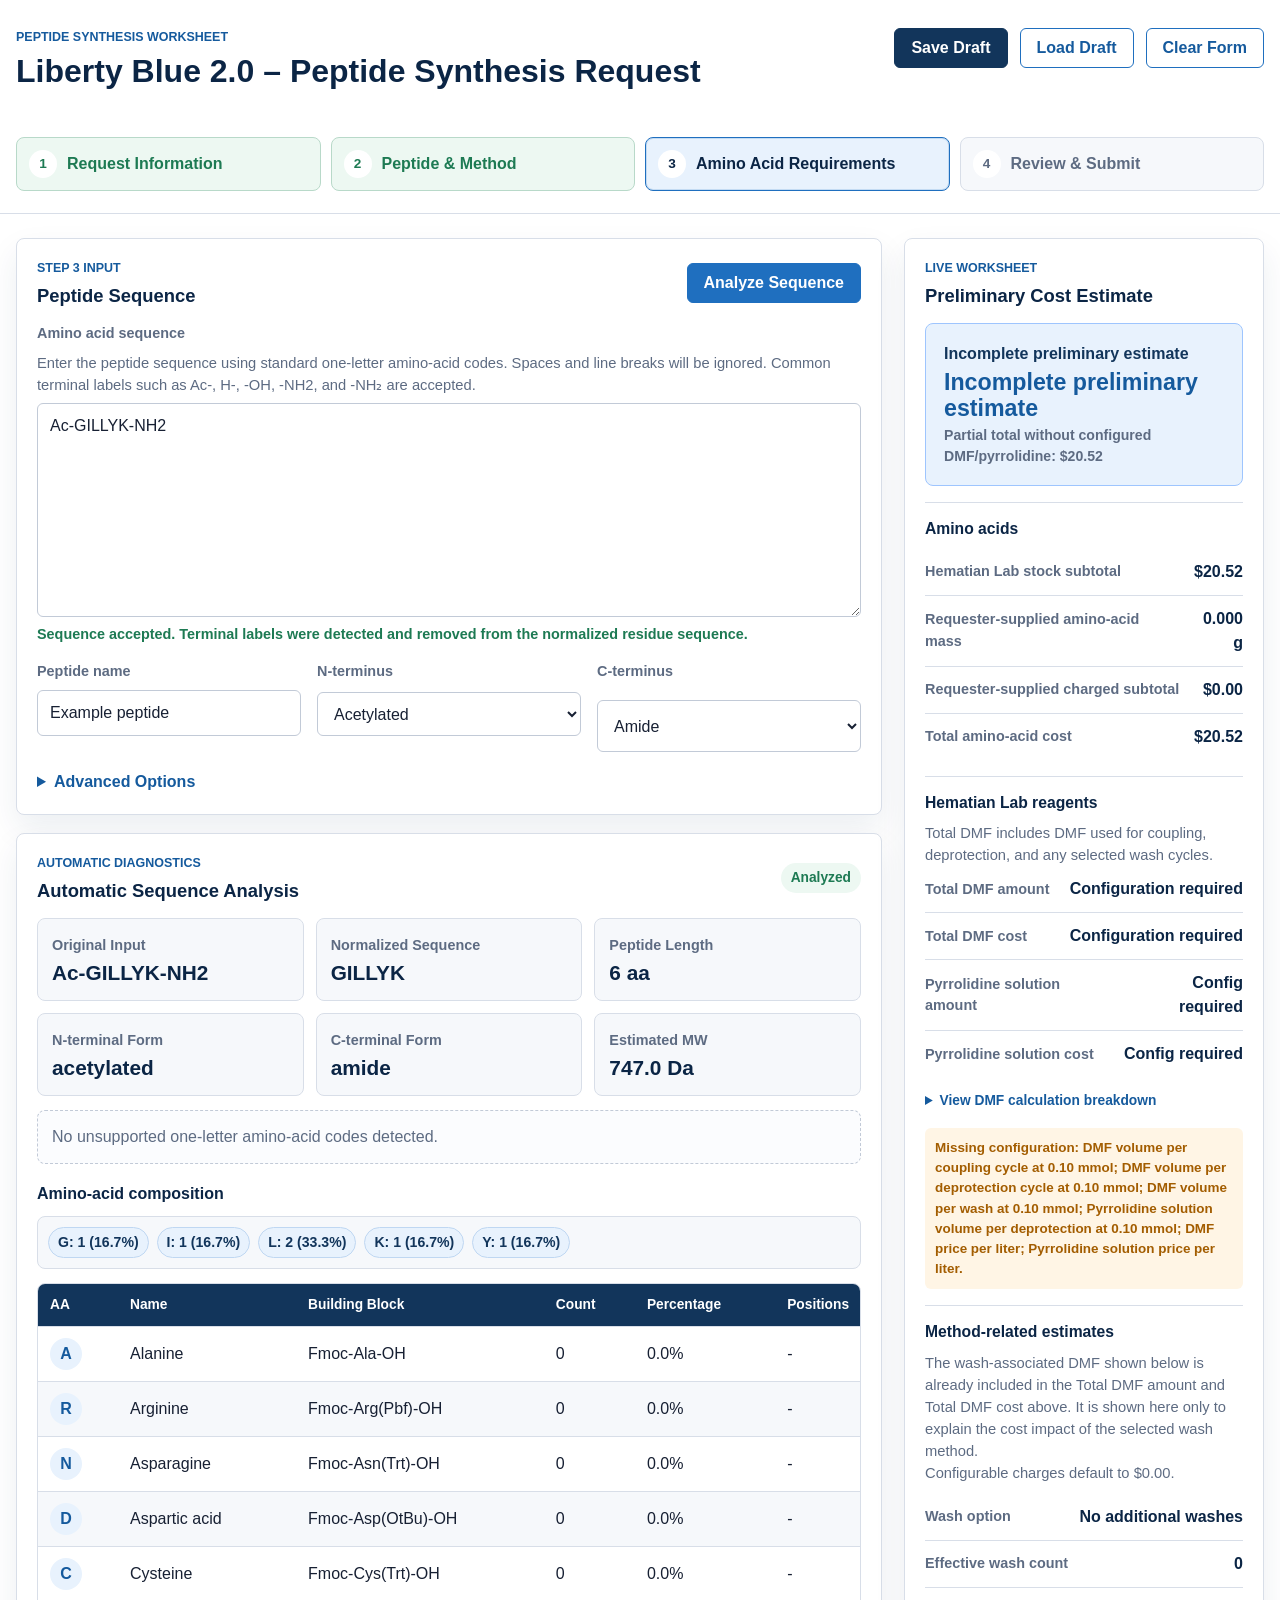
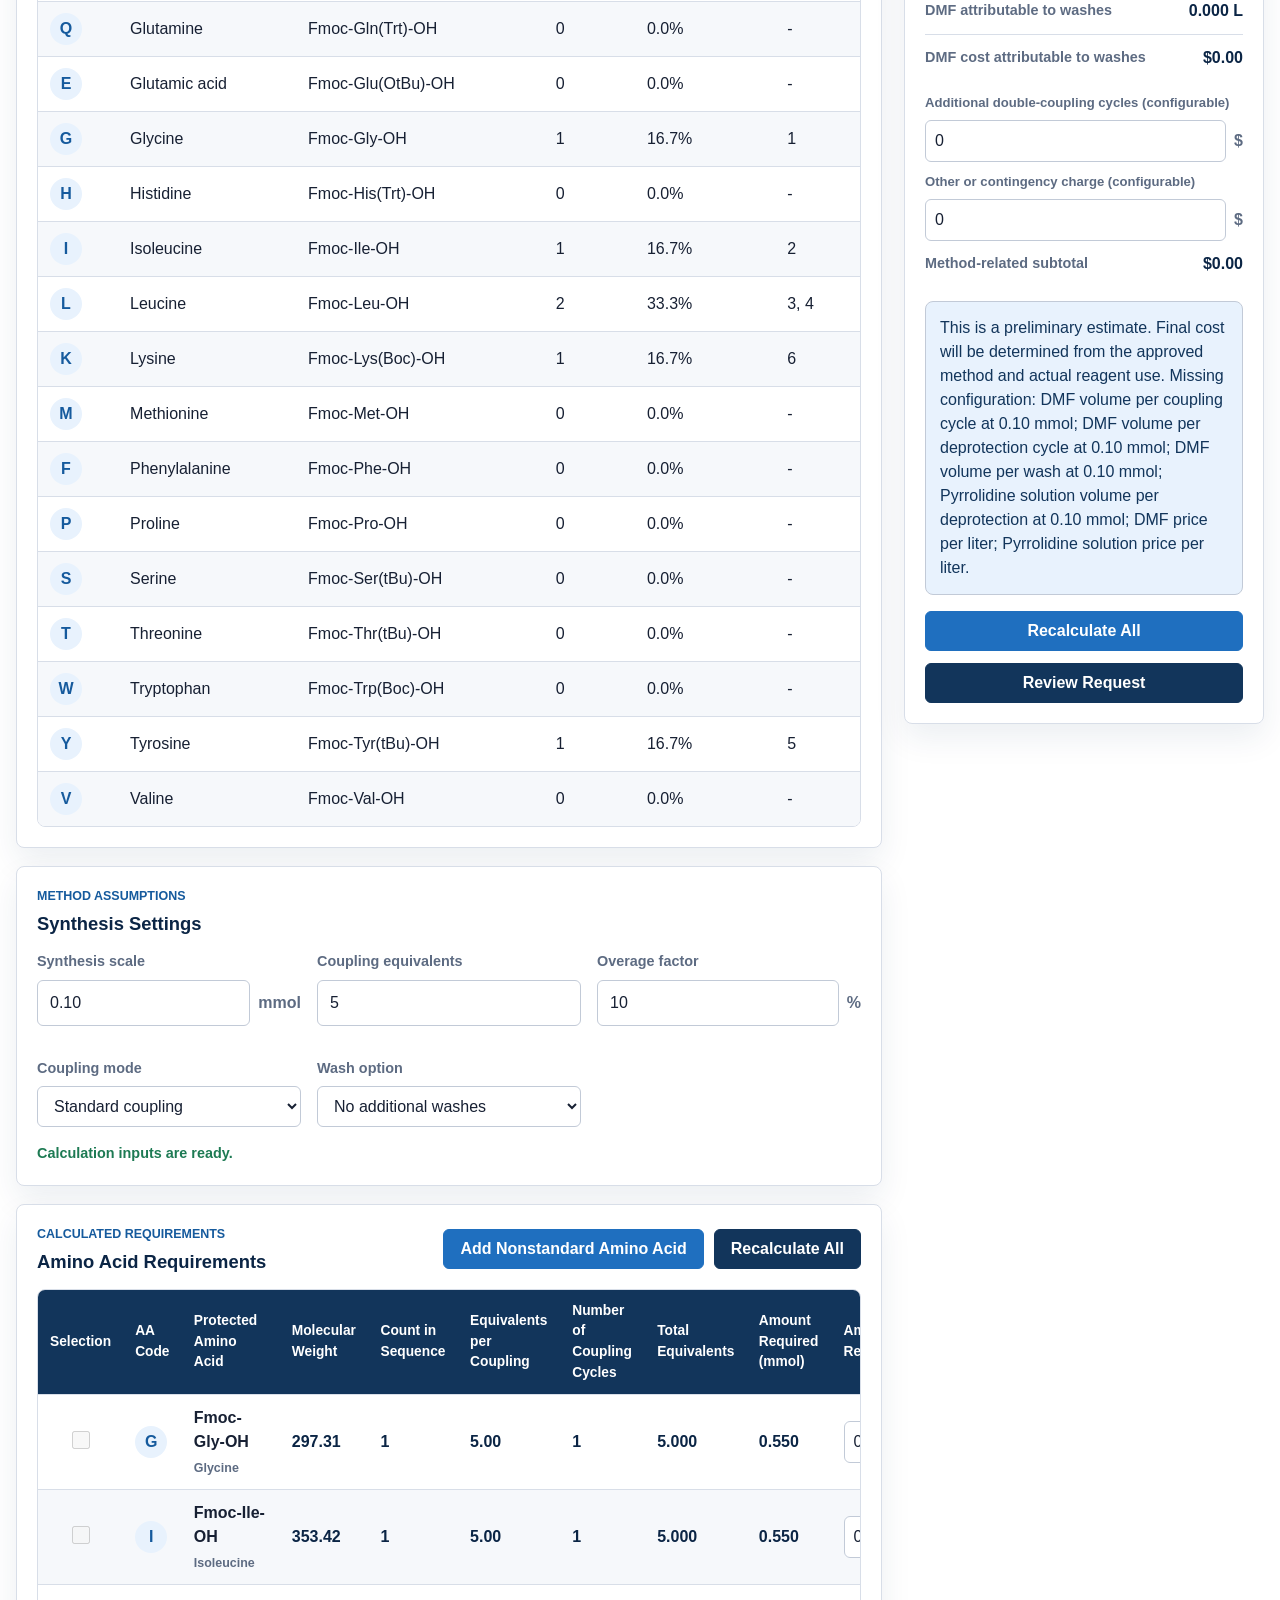
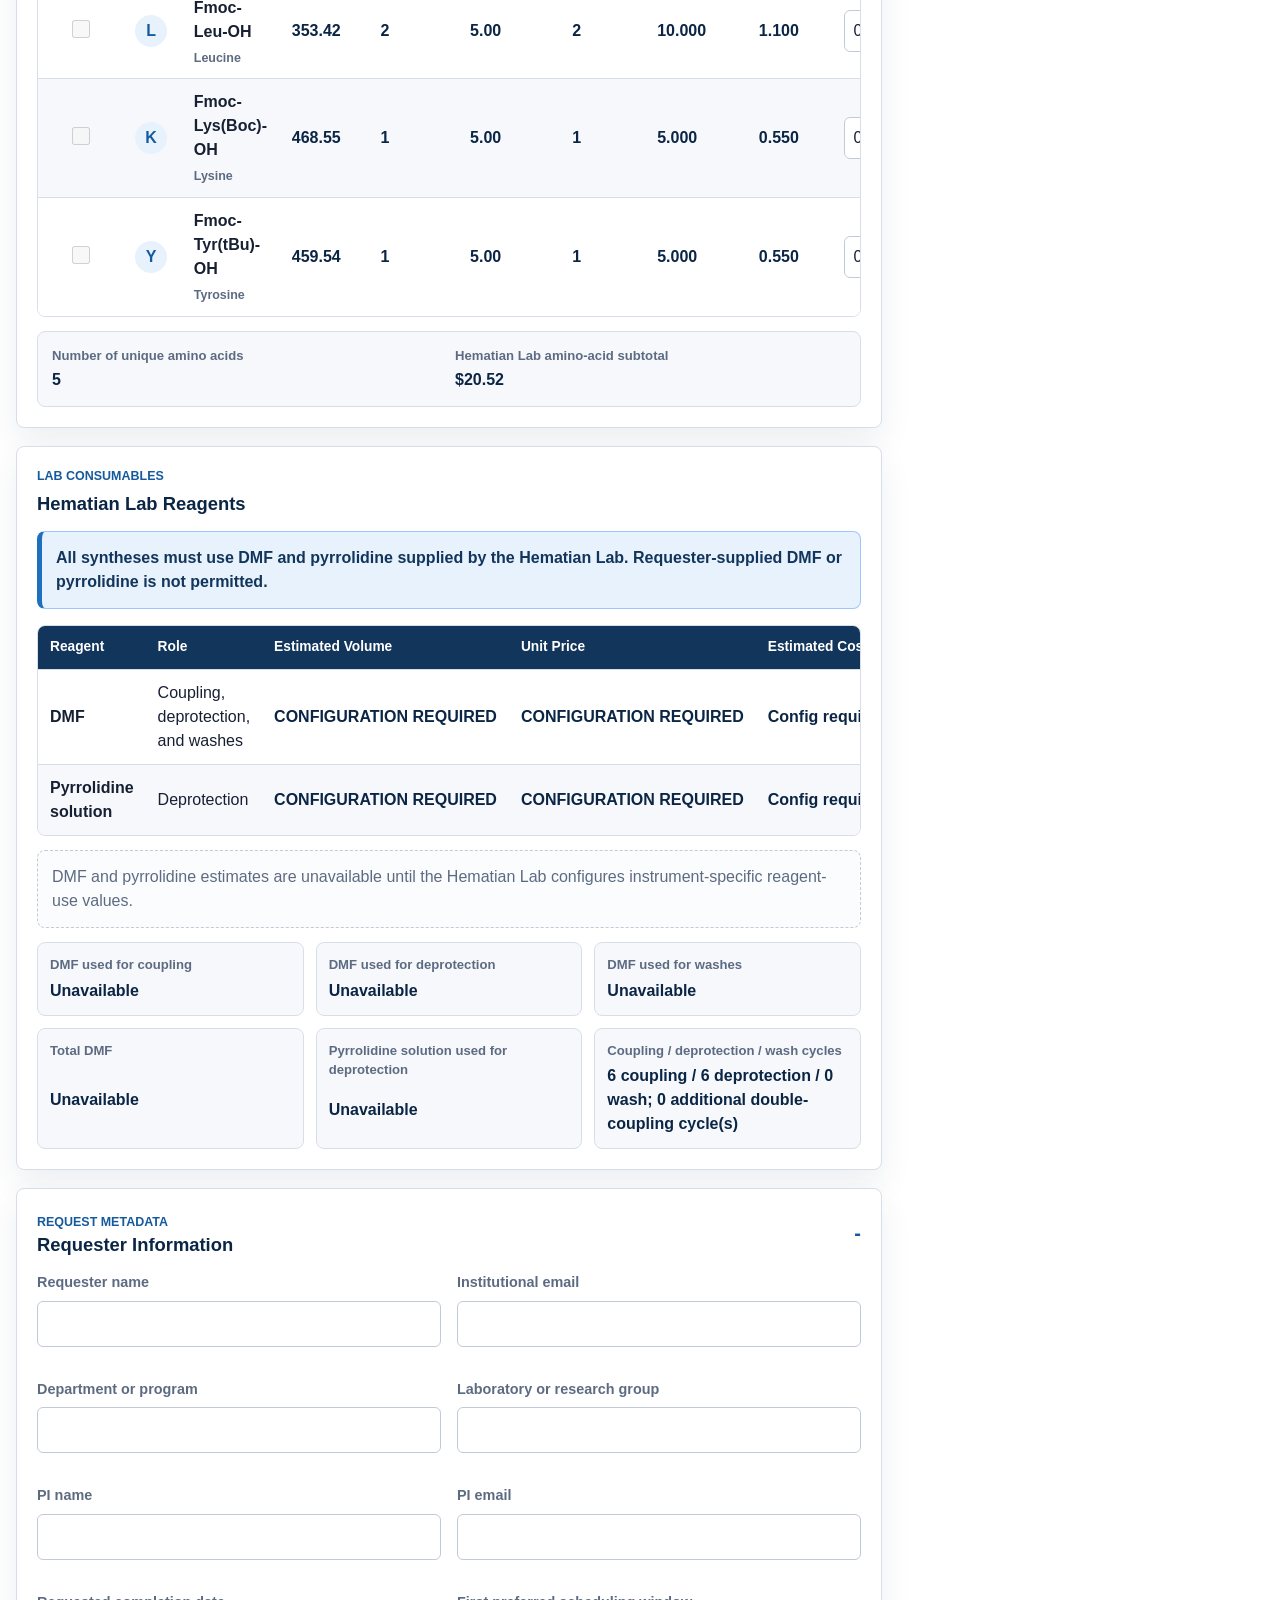
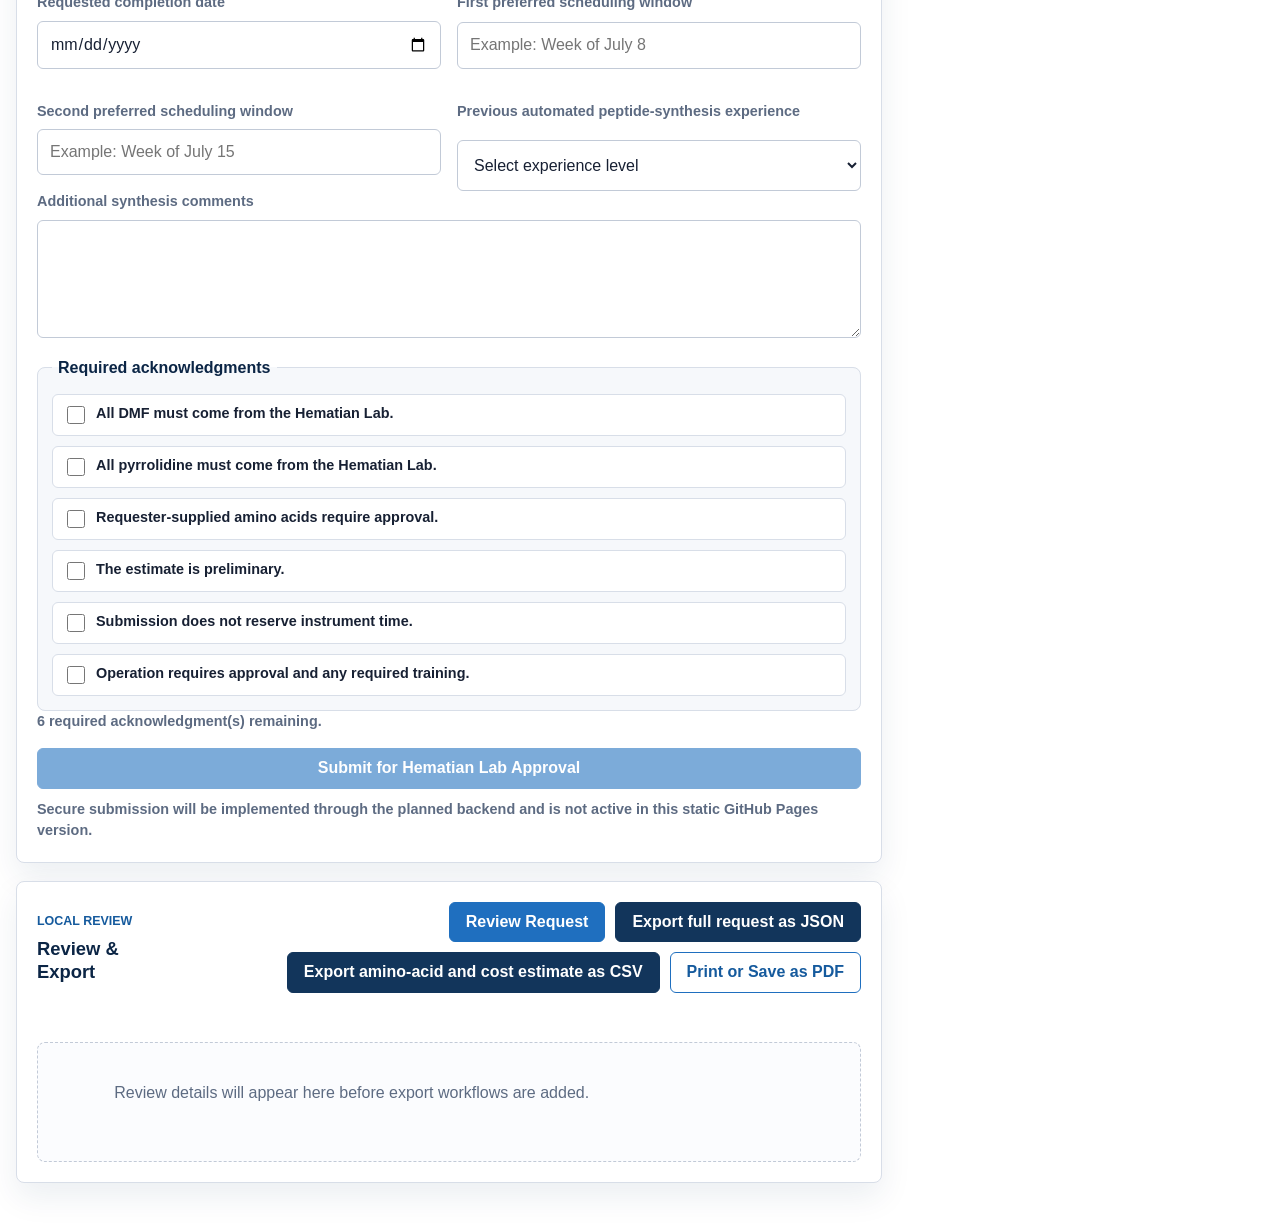
<file: index.html>
<!doctype html>
<html lang="en">
  <head>
    <meta charset="utf-8">
    <meta name="viewport" content="width=device-width, initial-scale=1">
    <title>Liberty Blue 2.0 – Peptide Synthesis Request</title>
    <link rel="stylesheet" href="css/styles.css">
  </head>
  <body>
    <header class="app-header">
      <div class="header-inner">
        <div>
          <p class="eyebrow">Peptide synthesis worksheet</p>
          <h1>Liberty Blue 2.0 – Peptide Synthesis Request</h1>
          <p class="draft-status" id="draftStatus" role="status" aria-live="polite"></p>
        </div>
        <div class="header-actions" aria-label="Draft actions">
          <button class="button button-secondary" type="button" id="saveDraftButton">Save Draft</button>
          <button class="button button-ghost" type="button" id="loadDraftButton">Load Draft</button>
          <button class="button button-ghost" type="button" id="clearFormButton">Clear Form</button>
        </div>
      </div>

      <nav class="progress" aria-label="Request progress">
        <ol>
          <li class="progress-step is-complete">
            <span class="step-number" aria-hidden="true">1</span>
            <span>Request Information</span>
          </li>
          <li class="progress-step is-complete">
            <span class="step-number" aria-hidden="true">2</span>
            <span>Peptide &amp; Method</span>
          </li>
          <li class="progress-step is-active" aria-current="step">
            <span class="step-number" aria-hidden="true">3</span>
            <span>Amino Acid Requirements</span>
          </li>
          <li class="progress-step">
            <span class="step-number" aria-hidden="true">4</span>
            <span>Review &amp; Submit</span>
          </li>
        </ol>
      </nav>
    </header>

    <main class="page-shell">
      <form class="dashboard-layout" id="requestForm">
        <div class="main-column">
          <section class="section-card" aria-labelledby="peptideSequenceHeading">
            <div class="section-heading">
              <div>
                <p class="section-kicker">Step 3 input</p>
                <h2 id="peptideSequenceHeading">Peptide Sequence</h2>
              </div>
              <button class="button" type="button" id="analyzeButton">Analyze Sequence</button>
            </div>

            <div class="field-stack">
              <label for="peptideSequence">Amino acid sequence</label>
              <p class="field-help" id="sequenceHelp">Enter the peptide sequence using standard one-letter amino-acid codes. Spaces and line breaks will be ignored. Common terminal labels such as Ac-, H-, -OH, -NH2, and -NH₂ are accepted.</p>
              <textarea id="peptideSequence" name="peptideSequence" rows="8" spellcheck="false" autocomplete="off" aria-describedby="sequenceHelp sequenceValidation" placeholder="Examples: GILLYK, Ac-GILLYK-NH2, H-GILLYK-OH">Ac-GILLYK-NH2</textarea>
              <p class="validation-message" id="sequenceValidation" role="status" aria-live="polite"></p>
            </div>

            <div class="form-grid form-grid-three">
              <div class="field-stack">
                <label for="sequenceName">Peptide name</label>
                <input id="sequenceName" name="sequenceName" type="text" value="Example peptide">
              </div>
              <div class="field-stack">
                <label for="nTerminus">N-terminus</label>
                <select id="nTerminus" name="nTerminus">
                  <option value="free">Free amine</option>
                  <option value="acetylated">Acetylated</option>
                </select>
              </div>
              <div class="field-stack">
                <label for="cTerminus">C-terminus</label>
                <select id="cTerminus" name="cTerminus">
                  <option value="acid">Free acid</option>
                  <option value="amide">Amide</option>
                </select>
              </div>
            </div>

            <details class="advanced-options">
              <summary>Advanced Options</summary>
              <div class="logic-placeholder">
                Placeholder for nonstandard amino acids, custom protecting groups, and modified-residue handling in later tasks.
              </div>
            </details>
          </section>

          <section class="section-card" aria-labelledby="sequenceAnalysisHeading">
            <div class="section-heading">
              <div>
                <p class="section-kicker">Automatic diagnostics</p>
                <h2 id="sequenceAnalysisHeading">Automatic Sequence Analysis</h2>
              </div>
              <span class="status-pill" id="analysisStatus">Ready</span>
            </div>

            <div class="metric-grid analysis-grid" aria-live="polite">
              <div class="metric-card">
                <span class="metric-label">Original Input</span>
                <strong class="sequence-output" id="metricOriginalSequence">Not analyzed</strong>
              </div>
              <div class="metric-card">
                <span class="metric-label">Normalized Sequence</span>
                <strong class="sequence-output" id="metricNormalizedSequence">Not analyzed</strong>
              </div>
              <div class="metric-card">
                <span class="metric-label">Peptide Length</span>
                <strong id="metricLength">0 aa</strong>
              </div>
              <div class="metric-card">
                <span class="metric-label">N-terminal Form</span>
                <strong id="metricNTerminus">Free amine</strong>
              </div>
              <div class="metric-card">
                <span class="metric-label">C-terminal Form</span>
                <strong id="metricCTerminus">Carboxylic acid</strong>
              </div>
              <div class="metric-card">
                <span class="metric-label">Estimated MW</span>
                <strong id="metricMass">0 Da</strong>
              </div>
            </div>

            <div class="logic-placeholder" id="sequenceWarnings" role="status" aria-live="polite">
              Sequence diagnostics will update after analysis.
            </div>

            <div class="analysis-subsection" aria-labelledby="compositionHeading">
              <h3 id="compositionHeading">Amino-acid composition</h3>
              <div class="composition-list" id="compositionSummary" aria-live="polite">
                Analyze a valid sequence to view composition.
              </div>
            </div>

            <div class="table-shell analysis-table-shell" tabindex="0" aria-label="Amino acid composition table">
              <table class="data-table composition-table" id="compositionTable">
                <caption>Residue counts, percentages, and normalized sequence positions</caption>
                <thead>
                  <tr>
                    <th scope="col">AA</th>
                    <th scope="col">Name</th>
                    <th scope="col">Building Block</th>
                    <th scope="col">Count</th>
                    <th scope="col">Percentage</th>
                    <th scope="col">Positions</th>
                  </tr>
                </thead>
                <tbody id="compositionTableBody"></tbody>
              </table>
            </div>
          </section>

          <section class="section-card" aria-labelledby="synthesisSettingsHeading">
            <div class="section-heading">
              <div>
                <p class="section-kicker">Method assumptions</p>
                <h2 id="synthesisSettingsHeading">Synthesis Settings</h2>
              </div>
            </div>

            <div class="form-grid form-grid-three">
              <div class="field-stack">
                <label for="synthesisScale">Synthesis scale</label>
                <div class="input-with-unit">
                  <input id="synthesisScale" name="synthesisScale" type="number" min="0.0001" step="0.01" value="0.10" inputmode="decimal" aria-describedby="synthesisScaleUnit">
                  <span id="synthesisScaleUnit">mmol</span>
                </div>
              </div>
              <div class="field-stack">
                <label for="couplingEquivalents">Coupling equivalents</label>
                <input id="couplingEquivalents" name="couplingEquivalents" type="number" min="0.0001" step="0.1" value="5" inputmode="decimal">
              </div>
              <div class="field-stack">
                <label for="overagePercent">Overage factor</label>
                <div class="input-with-unit">
                  <input id="overagePercent" name="overagePercent" type="number" min="0" step="0.1" value="10" inputmode="decimal" aria-describedby="overagePercentUnit">
                  <span id="overagePercentUnit">%</span>
                </div>
              </div>
              <div class="field-stack">
                <label for="couplingMode">Coupling mode</label>
                <select id="couplingMode" name="couplingMode">
                  <option value="standard" selected>Standard coupling</option>
                  <option value="double-all">Double-couple all residues</option>
                  <option value="selected-residue">Double-couple selected amino acids</option>
                  <option value="selected-position">Double-couple selected sequence positions</option>
                </select>
              </div>
              <div class="field-stack">
                <label for="washOption">Wash option</label>
                <select id="washOption" name="washOption">
                  <option value="none" selected>No additional washes</option>
                  <option value="standard">Standard washes</option>
                  <option value="custom">Custom number of washes</option>
                </select>
              </div>
              <div class="field-stack is-hidden" id="customWashField">
                <label for="customWashCount">Custom wash count</label>
                <input id="customWashCount" name="customWashCount" type="number" min="0" step="1" value="0" inputmode="numeric">
              </div>
            </div>

            <div class="position-selector is-hidden" id="positionSelectorPanel" aria-live="polite">
              <div class="position-selector-heading">
                <h3>Double-couple selected sequence positions</h3>
                <button class="button button-ghost button-small" type="button" id="clearPositionsButton">Clear Positions</button>
              </div>
              <div class="sequence-position-list" id="sequencePositionList"></div>
            </div>

            <p class="validation-message" id="calculationValidation" role="status" aria-live="polite"></p>
          </section>

          <section class="section-card" aria-labelledby="aaRequirementsHeading">
            <div class="section-heading">
              <div>
                <p class="section-kicker">Calculated requirements</p>
                <h2 id="aaRequirementsHeading">Amino Acid Requirements</h2>
              </div>
              <div class="table-actions">
                <button class="button" type="button" id="addCustomAaButton">Add Nonstandard Amino Acid</button>
                <button class="button button-secondary" type="button" id="recalculateButton">Recalculate All</button>
              </div>
            </div>

            <div class="table-shell" tabindex="0" aria-label="Amino acid requirements table">
              <table class="data-table" id="aaTable">
                <caption>Amino acid requirement calculations and source selections</caption>
                <thead>
                  <tr>
                    <th scope="col">Selection</th>
                    <th scope="col">AA Code</th>
                    <th scope="col">Protected Amino Acid</th>
                    <th scope="col">Molecular Weight</th>
                    <th scope="col">Count in Sequence</th>
                    <th scope="col">Equivalents per Coupling</th>
                    <th scope="col">Number of Coupling Cycles</th>
                    <th scope="col">Total Equivalents</th>
                    <th scope="col">Amount Required (mmol)</th>
                    <th scope="col">Amount Required (g)</th>
                    <th scope="col">Source</th>
                    <th scope="col">Unit Price ($/g)</th>
                    <th scope="col">Estimated Cost ($)</th>
                    <th scope="col">Reset Override</th>
                  </tr>
                </thead>
                <tbody id="aaTableBody"></tbody>
              </table>
            </div>

            <div class="table-totals" aria-live="polite">
              <div class="totals-grid">
                <div>
                  <span>Number of unique amino acids</span>
                  <strong id="totalUniqueAminoAcids">0</strong>
                </div>
                <div>
                  <span>Hematian Lab amino-acid subtotal</span>
                  <strong id="labAminoAcidSubtotal">$0.00</strong>
                </div>
              </div>
            </div>
          </section>

          <section class="section-card" aria-labelledby="hematianReagentsHeading">
            <div class="section-heading">
              <div>
                <p class="section-kicker">Lab consumables</p>
                <h2 id="hematianReagentsHeading">Hematian Lab Reagents</h2>
              </div>
            </div>

            <div class="policy-callout" role="note">
              All syntheses must use DMF and pyrrolidine supplied by the Hematian Lab. Requester-supplied DMF or pyrrolidine is not permitted.
            </div>

            <div class="table-shell compact-table" tabindex="0" aria-label="Hematian lab reagents table">
              <table class="data-table">
                <caption>Estimated Hematian Lab DMF and pyrrolidine usage</caption>
                <thead>
                  <tr>
                    <th scope="col">Reagent</th>
                    <th scope="col">Role</th>
                    <th scope="col">Estimated Volume</th>
                    <th scope="col">Unit Price</th>
                    <th scope="col">Estimated Cost</th>
                  </tr>
                </thead>
                <tbody id="reagentTableBody"></tbody>
              </table>
            </div>

            <div class="logic-placeholder" id="reagentConfigNotice" role="status" aria-live="polite">
              DMF and pyrrolidine estimates are unavailable until the Hematian Lab configures instrument-specific reagent-use values.
            </div>

            <div class="reagent-breakdown" id="reagentBreakdown" aria-live="polite">
              <div>
                <span>DMF used for coupling</span>
                <strong id="dmfCouplingVolume">Unavailable</strong>
              </div>
              <div>
                <span>DMF used for deprotection</span>
                <strong id="dmfDeprotectionVolume">Unavailable</strong>
              </div>
              <div>
                <span>DMF used for washes</span>
                <strong id="dmfWashVolume">Unavailable</strong>
              </div>
              <div>
                <span>Total DMF</span>
                <strong id="dmfTotalVolume">Unavailable</strong>
              </div>
              <div>
                <span>Pyrrolidine solution used for deprotection</span>
                <strong id="pyrrolidineDeprotectionVolume">Unavailable</strong>
              </div>
              <div>
                <span>Coupling / deprotection / wash cycles</span>
                <strong id="reagentCycleSummary">Unavailable</strong>
              </div>
            </div>
          </section>

          <section class="section-card requester-card" aria-labelledby="requesterHeading">
            <details class="section-details" open>
              <summary>
                <span>
                  <span class="section-kicker">Request metadata</span>
                  <span class="details-title" id="requesterHeading">Requester Information</span>
                </span>
              </summary>

              <div class="details-content">
                <div class="form-grid form-grid-two">
                  <div class="field-stack">
                    <label for="requesterName">Requester name</label>
                    <input id="requesterName" name="requesterName" type="text" autocomplete="name">
                  </div>
                  <div class="field-stack">
                    <label for="requesterEmail">Institutional email</label>
                    <input id="requesterEmail" name="requesterEmail" type="email" autocomplete="email" aria-describedby="requesterValidation">
                  </div>
                  <div class="field-stack">
                    <label for="departmentProgram">Department or program</label>
                    <input id="departmentProgram" name="departmentProgram" type="text">
                  </div>
                  <div class="field-stack">
                    <label for="labGroup">Laboratory or research group</label>
                    <input id="labGroup" name="labGroup" type="text">
                  </div>
                  <div class="field-stack">
                    <label for="piName">PI name</label>
                    <input id="piName" name="piName" type="text">
                  </div>
                  <div class="field-stack">
                    <label for="piEmail">PI email</label>
                    <input id="piEmail" name="piEmail" type="email" autocomplete="email" aria-describedby="requesterValidation">
                  </div>
                  <div class="field-stack">
                    <label for="targetDate">Requested completion date</label>
                    <input id="targetDate" name="targetDate" type="date">
                  </div>
                  <div class="field-stack">
                    <label for="firstSchedulingWindow">First preferred scheduling window</label>
                    <input id="firstSchedulingWindow" name="firstSchedulingWindow" type="text" placeholder="Example: Week of July 8">
                  </div>
                  <div class="field-stack">
                    <label for="secondSchedulingWindow">Second preferred scheduling window</label>
                    <input id="secondSchedulingWindow" name="secondSchedulingWindow" type="text" placeholder="Example: Week of July 15">
                  </div>
                  <div class="field-stack">
                    <label for="synthesisExperience">Previous automated peptide-synthesis experience</label>
                    <select id="synthesisExperience" name="synthesisExperience">
                      <option value="">Select experience level</option>
                      <option value="none">No previous automated synthesis experience</option>
                      <option value="limited">Limited supervised experience</option>
                      <option value="experienced">Experienced independent operator</option>
                    </select>
                  </div>
                </div>

                <div class="field-stack">
                  <label for="requestNotes">Additional synthesis comments</label>
                  <textarea id="requestNotes" name="requestNotes" rows="4"></textarea>
                </div>

                <fieldset class="acknowledgment-list">
                  <legend>Required acknowledgments</legend>
                  <label class="check-control" for="ackDmfLab">
                    <input id="ackDmfLab" name="ackDmfLab" type="checkbox" required data-acknowledgment>
                    <span>All DMF must come from the Hematian Lab.</span>
                  </label>
                  <label class="check-control" for="ackPyrrolidineLab">
                    <input id="ackPyrrolidineLab" name="ackPyrrolidineLab" type="checkbox" required data-acknowledgment>
                    <span>All pyrrolidine must come from the Hematian Lab.</span>
                  </label>
                  <label class="check-control" for="ackRequesterAaApproval">
                    <input id="ackRequesterAaApproval" name="ackRequesterAaApproval" type="checkbox" required data-acknowledgment>
                    <span>Requester-supplied amino acids require approval.</span>
                  </label>
                  <label class="check-control" for="ackPreliminaryEstimate">
                    <input id="ackPreliminaryEstimate" name="ackPreliminaryEstimate" type="checkbox" required data-acknowledgment>
                    <span>The estimate is preliminary.</span>
                  </label>
                  <label class="check-control" for="ackNoReservation">
                    <input id="ackNoReservation" name="ackNoReservation" type="checkbox" required data-acknowledgment>
                    <span>Submission does not reserve instrument time.</span>
                  </label>
                  <label class="check-control" for="ackApprovalTraining">
                    <input id="ackApprovalTraining" name="ackApprovalTraining" type="checkbox" required data-acknowledgment>
                    <span>Operation requires approval and any required training.</span>
                  </label>
                </fieldset>

                <p class="validation-message" id="requesterValidation" role="status" aria-live="polite"></p>

                <div class="submission-placeholder">
                  <button class="button" type="button" id="submitApprovalButton" disabled>Submit for Hematian Lab Approval</button>
                  <p>Secure submission will be implemented through the planned backend and is not active in this static GitHub Pages version.</p>
                </div>
              </div>
            </details>
          </section>

          <section class="section-card" aria-labelledby="reviewExportHeading">
            <div class="section-heading">
              <div>
                <p class="section-kicker">Local review</p>
                <h2 id="reviewExportHeading">Review &amp; Export</h2>
              </div>
              <div class="table-actions export-actions">
                <button class="button" type="button" id="reviewButton">Review Request</button>
                <button class="button button-secondary" type="button" id="exportJsonButton">Export full request as JSON</button>
                <button class="button button-secondary" type="button" id="exportCsvButton">Export amino-acid and cost estimate as CSV</button>
                <button class="button button-ghost" type="button" id="printButton">Print or Save as PDF</button>
              </div>
            </div>

            <p class="validation-message" id="reviewValidation" role="status" aria-live="polite"></p>

            <div class="review-box" id="reviewSummary" tabindex="-1">
              Review details will appear here before export workflows are added.
            </div>
          </section>
        </div>

        <aside class="side-column" aria-labelledby="costEstimateHeading">
          <section class="section-card cost-panel">
            <div class="section-heading">
              <div>
                <p class="section-kicker">Live worksheet</p>
                <h2 id="costEstimateHeading">Preliminary Cost Estimate</h2>
              </div>
            </div>

            <div class="cost-total" aria-live="polite">
              <span id="estimateTotalLabel">Estimated total</span>
              <strong id="estimatedTotal">$0.00</strong>
              <span class="cost-total-detail" id="estimatedTotalDetail">Awaiting a valid sequence.</span>
            </div>

            <div class="cost-section" aria-labelledby="costAminoAcidsHeading">
              <h3 id="costAminoAcidsHeading">Amino acids</h3>
              <dl class="cost-list">
                <div>
                  <dt>Hematian Lab stock subtotal</dt>
                  <dd id="aminoAcidCost">$0.00</dd>
                </div>
                <div>
                  <dt>Requester-supplied amino-acid mass</dt>
                  <dd id="costRequesterMass">0.000 g</dd>
                </div>
                <div>
                  <dt>Requester-supplied charged subtotal</dt>
                  <dd id="costRequesterSubtotal">$0.00</dd>
                </div>
                <div>
                  <dt>Total amino-acid cost</dt>
                  <dd id="costAminoAcidTotal">$0.00</dd>
                </div>
              </dl>
            </div>

            <div class="cost-section" aria-labelledby="costReagentsHeading">
              <h3 id="costReagentsHeading">Hematian Lab reagents</h3>
              <p class="field-help">Total DMF includes DMF used for coupling, deprotection, and any selected wash cycles.</p>
              <dl class="cost-list">
                <div>
                  <dt>Total DMF amount</dt>
                  <dd id="costDmfAmount">Configuration required</dd>
                </div>
                <div>
                  <dt>Total DMF cost</dt>
                  <dd id="costDmfCost">Configuration required</dd>
                </div>
                <div>
                  <dt>Pyrrolidine solution amount</dt>
                  <dd id="costPyrrolidineAmount">Config required</dd>
                </div>
                <div>
                  <dt>Pyrrolidine solution cost</dt>
                  <dd id="costPyrrolidineCost">Config required</dd>
                </div>
              </dl>
              <details class="cost-breakdown">
                <summary>View DMF calculation breakdown</summary>
                <dl class="cost-list compact-cost-list">
                  <div>
                    <dt>DMF used for coupling</dt>
                    <dd id="costDmfCouplingAmount">Configuration required</dd>
                  </div>
                  <div>
                    <dt>DMF used for deprotection</dt>
                    <dd id="costDmfDeprotectionAmount">Configuration required</dd>
                  </div>
                  <div>
                    <dt>DMF used for washes</dt>
                    <dd id="costDmfWashAmount">Configuration required</dd>
                  </div>
                  <div>
                    <dt>Total DMF amount</dt>
                    <dd id="costDmfTotalBreakdownAmount">Configuration required</dd>
                  </div>
                </dl>
              </details>
              <div class="missing-config" id="missingReagentConfig" role="status" aria-live="polite"></div>
            </div>

            <div class="cost-section" aria-labelledby="costMethodHeading">
              <h3 id="costMethodHeading">Method-related estimates</h3>
              <p class="field-help">The wash-associated DMF shown below is already included in the Total DMF amount and Total DMF cost above. It is shown here only to explain the cost impact of the selected wash method.</p>
              <p class="field-help">Configurable charges default to $0.00.</p>
              <dl class="cost-list method-wash-breakdown" aria-label="Wash-associated reagent cost breakdown">
                <div>
                  <dt>Wash option</dt>
                  <dd id="costWashOption">No additional washes</dd>
                </div>
                <div>
                  <dt>Effective wash count</dt>
                  <dd id="costWashCount">0</dd>
                </div>
                <div>
                  <dt>DMF attributable to washes</dt>
                  <dd id="costWashDmfAmount">0.000 L</dd>
                </div>
                <div>
                  <dt>DMF cost attributable to washes</dt>
                  <dd id="costWashDmfCost">$0.00</dd>
                </div>
              </dl>
              <div class="method-charge-grid">
                <div class="field-stack">
                  <label for="methodDoubleCouplingCharge">Additional double-coupling cycles (configurable)</label>
                  <div class="input-with-unit">
                    <input id="methodDoubleCouplingCharge" name="methodDoubleCouplingCharge" type="number" min="0" step="0.01" value="0" inputmode="decimal" data-method-charge>
                    <span>$</span>
                  </div>
                </div>
                <div class="field-stack">
                  <label for="methodContingencyCharge">Other or contingency charge (configurable)</label>
                  <div class="input-with-unit">
                    <input id="methodContingencyCharge" name="methodContingencyCharge" type="number" min="0" step="0.01" value="0" inputmode="decimal" data-method-charge>
                    <span>$</span>
                  </div>
                </div>
              </div>
              <dl class="cost-list">
                <div>
                  <dt>Method-related subtotal</dt>
                  <dd id="methodChargeSubtotal">$0.00</dd>
                </div>
              </dl>
            </div>

            <div class="estimate-note" id="estimateNote" role="status" aria-live="polite">
              Enter a sequence and analyze it to update the estimate.
            </div>

            <div class="cost-actions">
              <button class="button" type="button" id="panelRecalculateButton">Recalculate All</button>
              <button class="button button-secondary" type="button" id="panelReviewButton">Review Request</button>
            </div>
          </section>
        </aside>
      </form>
    </main>

    <script src="js/amino-acids.js"></script>
    <script src="js/app.js"></script>
  </body>
</html>
</file>
<file: css/styles.css>
:root {
  --color-navy: #12355b;
  --color-navy-strong: #0b2545;
  --color-blue: #1f6fbf;
  --color-blue-dark: #155a9d;
  --color-blue-soft: #e8f2fd;
  --color-green: #1d7a53;
  --color-amber: #a35d00;
  --color-red: #b42318;
  --color-text: #172033;
  --color-muted: #5d6b82;
  --color-border: #d8dee8;
  --color-border-strong: #c2cad7;
  --color-surface: #ffffff;
  --color-surface-alt: #f6f8fb;
  --shadow-card: 0 14px 32px rgba(18, 53, 91, 0.08);
  --radius-card: 8px;
  --radius-control: 6px;
  --focus-ring: 0 0 0 3px rgba(31, 111, 191, 0.24);
}

* {
  box-sizing: border-box;
}

html {
  min-width: 0;
}

body {
  margin: 0;
  overflow-x: hidden;
  background: var(--color-surface);
  color: var(--color-text);
  font-family: Arial, Helvetica, sans-serif;
  line-height: 1.5;
}

button,
input,
select,
textarea {
  font: inherit;
}

button {
  cursor: pointer;
}

button:disabled {
  cursor: not-allowed;
  opacity: 0.58;
}

:focus-visible {
  outline: 2px solid var(--color-blue);
  outline-offset: 2px;
  box-shadow: var(--focus-ring);
}

.app-header {
  border-bottom: 1px solid var(--color-border);
  background: #ffffff;
}

.header-inner,
.progress,
.page-shell {
  width: min(1440px, calc(100% - 32px));
  margin: 0 auto;
}

.header-inner {
  display: flex;
  align-items: flex-start;
  justify-content: space-between;
  gap: 24px;
  padding: 28px 0 20px;
}

.eyebrow,
.section-kicker {
  margin: 0 0 6px;
  color: var(--color-blue-dark);
  font-size: 0.78rem;
  font-weight: 700;
  letter-spacing: 0;
  text-transform: uppercase;
}

h1,
h2,
h3,
p {
  overflow-wrap: anywhere;
}

h1 {
  margin: 0;
  color: var(--color-navy-strong);
  font-size: 2rem;
  line-height: 1.16;
}

h2 {
  margin: 0;
  color: var(--color-navy-strong);
  font-size: 1.15rem;
  line-height: 1.25;
}

.header-actions,
.section-heading,
.cost-actions,
.toggle-row {
  display: flex;
  align-items: center;
  gap: 12px;
}

.header-actions {
  flex-wrap: wrap;
  justify-content: flex-end;
  min-width: 220px;
}

.button {
  display: inline-flex;
  align-items: center;
  justify-content: center;
  min-height: 40px;
  border: 1px solid var(--color-blue);
  border-radius: var(--radius-control);
  background: var(--color-blue);
  color: #ffffff;
  font-weight: 700;
  line-height: 1.15;
  padding: 10px 16px;
  transition: background-color 160ms ease, border-color 160ms ease, transform 160ms ease;
  white-space: normal;
}

.button:hover {
  background: var(--color-blue-dark);
  border-color: var(--color-blue-dark);
}

.button:active {
  transform: translateY(1px);
}

.button-secondary {
  background: var(--color-navy);
  border-color: var(--color-navy);
}

.button-secondary:hover {
  background: var(--color-navy-strong);
  border-color: var(--color-navy-strong);
}

.button-ghost {
  background: #ffffff;
  color: var(--color-blue-dark);
}

.button-ghost:hover {
  background: var(--color-blue-soft);
  color: var(--color-blue-dark);
}

.progress {
  padding: 0 0 22px;
}

.progress ol {
  display: grid;
  grid-template-columns: repeat(4, minmax(0, 1fr));
  gap: 10px;
  padding: 0;
  margin: 0;
  list-style: none;
}

.progress-step {
  display: flex;
  align-items: center;
  gap: 10px;
  min-width: 0;
  min-height: 54px;
  border: 1px solid var(--color-border);
  border-radius: var(--radius-card);
  background: var(--color-surface-alt);
  color: var(--color-muted);
  font-weight: 700;
  padding: 10px 12px;
}

.progress-step.is-complete {
  border-color: #b8d9c9;
  background: #edf8f2;
  color: var(--color-green);
}

.progress-step.is-active {
  border-color: var(--color-blue);
  background: var(--color-blue-soft);
  color: var(--color-navy-strong);
  box-shadow: inset 0 0 0 1px rgba(31, 111, 191, 0.18);
}

.step-number {
  display: inline-flex;
  align-items: center;
  justify-content: center;
  flex: 0 0 28px;
  width: 28px;
  height: 28px;
  border-radius: 999px;
  background: #ffffff;
  color: currentColor;
  font-size: 0.85rem;
}

.page-shell {
  padding: 24px 0 44px;
}

.dashboard-layout {
  display: grid;
  grid-template-columns: minmax(0, 1fr) minmax(280px, 360px);
  align-items: start;
  gap: 22px;
  min-width: 0;
}

.main-column,
.side-column {
  min-width: 0;
}

.main-column {
  display: grid;
  gap: 18px;
}

.section-card {
  min-width: 0;
  overflow: hidden;
  border: 1px solid var(--color-border);
  border-radius: var(--radius-card);
  background: var(--color-surface);
  box-shadow: var(--shadow-card);
  padding: 20px;
}

.section-heading {
  justify-content: space-between;
  margin-bottom: 16px;
}

.section-heading > div {
  min-width: 0;
}

.field-stack {
  display: grid;
  gap: 7px;
  min-width: 0;
  margin-bottom: 16px;
}

.field-stack:last-child {
  margin-bottom: 0;
}

.field-help {
  margin: 0;
  color: var(--color-muted);
  font-size: 0.92rem;
}

.draft-status {
  min-height: 1.35em;
  margin: 8px 0 0;
  color: var(--color-green);
  font-size: 0.9rem;
  font-weight: 800;
}

.draft-status.is-invalid {
  color: var(--color-red);
}

.validation-message {
  min-height: 1.35em;
  margin: 0;
  color: var(--color-muted);
  font-size: 0.9rem;
  font-weight: 700;
}

.validation-message.is-valid {
  color: var(--color-green);
}

.validation-message.is-invalid {
  color: var(--color-red);
}

label,
.metric-label,
.cost-list dt {
  color: var(--color-muted);
  font-size: 0.9rem;
  font-weight: 700;
}

input,
select,
textarea {
  width: 100%;
  min-width: 0;
  border: 1px solid var(--color-border-strong);
  border-radius: var(--radius-control);
  background: #ffffff;
  color: var(--color-text);
  padding: 10px 12px;
}

textarea {
  resize: vertical;
}

input:hover,
select:hover,
textarea:hover {
  border-color: #9eb0c7;
}

.form-grid {
  display: grid;
  gap: 16px;
  min-width: 0;
}

.form-grid-two {
  grid-template-columns: repeat(2, minmax(0, 1fr));
}

.form-grid-three {
  grid-template-columns: repeat(3, minmax(0, 1fr));
}

.form-grid-four {
  grid-template-columns: repeat(4, minmax(0, 1fr));
}

.input-with-unit {
  display: grid;
  grid-template-columns: minmax(0, 1fr) auto;
  align-items: center;
  gap: 8px;
}

.input-with-unit span {
  color: var(--color-muted);
  font-weight: 800;
}

.is-hidden {
  display: none !important;
}

.toggle-row {
  flex-wrap: wrap;
  padding-top: 4px;
}

.check-control {
  display: inline-flex;
  align-items: center;
  gap: 8px;
  min-height: 40px;
  border: 1px solid var(--color-border);
  border-radius: var(--radius-control);
  background: var(--color-surface-alt);
  color: var(--color-text);
  padding: 8px 10px;
}

.check-control input {
  width: 18px;
  height: 18px;
  accent-color: var(--color-blue);
}

.metric-grid {
  display: grid;
  grid-template-columns: repeat(4, minmax(0, 1fr));
  gap: 12px;
  min-width: 0;
}

.metric-card {
  min-width: 0;
  border: 1px solid var(--color-border);
  border-radius: var(--radius-card);
  background: var(--color-surface-alt);
  padding: 14px;
}

.metric-card strong {
  display: block;
  margin-top: 4px;
  color: var(--color-navy-strong);
  font-size: 1.3rem;
  line-height: 1.2;
}

.analysis-grid {
  grid-template-columns: repeat(3, minmax(0, 1fr));
}

.sequence-output {
  overflow-wrap: anywhere;
}

.status-pill {
  display: inline-flex;
  align-items: center;
  min-height: 30px;
  border-radius: 999px;
  background: #edf8f2;
  color: var(--color-green);
  font-size: 0.86rem;
  font-weight: 700;
  padding: 5px 10px;
}

.status-pill.has-warning {
  background: #fff5e5;
  color: var(--color-amber);
}

.status-pill.has-error {
  background: #fff0ee;
  color: var(--color-red);
}

.logic-placeholder,
.review-box,
.estimate-note {
  margin-top: 14px;
  border: 1px dashed var(--color-border-strong);
  border-radius: var(--radius-card);
  background: #fbfcfe;
  color: var(--color-muted);
  padding: 14px;
}

.review-box {
  min-height: 120px;
  white-space: pre-wrap;
}

.advanced-options {
  margin-top: 18px;
}

.advanced-options summary {
  color: var(--color-blue-dark);
  cursor: pointer;
  font-weight: 800;
}

.section-details {
  min-width: 0;
}

.section-details > summary {
  display: flex;
  align-items: center;
  justify-content: space-between;
  cursor: pointer;
  list-style: none;
}

.section-details > summary::-webkit-details-marker {
  display: none;
}

.section-details > summary::after {
  content: "+";
  color: var(--color-blue-dark);
  font-size: 1.25rem;
  font-weight: 800;
}

.section-details[open] > summary::after {
  content: "-";
}

.details-title {
  display: block;
  color: var(--color-navy-strong);
  font-size: 1.15rem;
  font-weight: 800;
  line-height: 1.25;
}

.details-content {
  margin-top: 16px;
}

.policy-callout {
  border: 1px solid #9ec5fe;
  border-left: 5px solid var(--color-blue);
  border-radius: var(--radius-card);
  background: var(--color-blue-soft);
  color: var(--color-navy);
  font-weight: 800;
  margin-bottom: 16px;
  padding: 14px;
}

.position-selector {
  margin-top: 18px;
  border: 1px solid var(--color-border);
  border-radius: var(--radius-card);
  background: var(--color-surface-alt);
  padding: 14px;
}

.position-selector-heading {
  display: flex;
  align-items: center;
  justify-content: space-between;
  gap: 12px;
  margin-bottom: 12px;
}

.position-selector h3 {
  margin: 0;
  color: var(--color-navy-strong);
  font-size: 1rem;
}

.sequence-position-list {
  display: flex;
  flex-wrap: wrap;
  gap: 8px;
}

.position-choice {
  display: inline-flex;
  align-items: center;
  gap: 6px;
  min-height: 34px;
  border: 1px solid var(--color-border-strong);
  border-radius: 999px;
  background: #ffffff;
  color: var(--color-text);
  padding: 5px 9px;
}

.position-choice input {
  width: 16px;
  height: 16px;
  accent-color: var(--color-blue);
}

.analysis-subsection {
  margin-top: 18px;
}

.analysis-subsection h3 {
  margin: 0 0 10px;
  color: var(--color-navy-strong);
  font-size: 1rem;
}

.composition-list {
  display: flex;
  flex-wrap: wrap;
  gap: 8px;
  min-height: 40px;
  border: 1px solid var(--color-border);
  border-radius: var(--radius-card);
  background: var(--color-surface-alt);
  color: var(--color-muted);
  padding: 10px;
}

.composition-pill {
  display: inline-flex;
  align-items: center;
  gap: 6px;
  min-height: 30px;
  border: 1px solid #bfd7f2;
  border-radius: 999px;
  background: var(--color-blue-soft);
  color: var(--color-navy);
  font-size: 0.88rem;
  font-weight: 800;
  padding: 4px 9px;
}

.analysis-table-shell {
  margin-top: 14px;
}

.composition-table {
  min-width: 760px;
}

.table-actions {
  display: flex;
  flex-wrap: wrap;
  justify-content: flex-end;
  gap: 10px;
}

.export-actions {
  max-width: 760px;
}

.button-small {
  min-height: 34px;
  padding: 7px 11px;
}

.table-shell {
  contain: inline-size;
  width: 100%;
  min-width: 0;
  max-width: 100%;
  overflow-x: auto;
  overflow-y: hidden;
  border: 1px solid var(--color-border);
  border-radius: var(--radius-card);
  background: #ffffff;
}

.table-shell:focus-visible {
  outline-offset: 3px;
}

.data-table {
  width: 100%;
  min-width: 860px;
  border-collapse: collapse;
  color: var(--color-text);
}

#aaTable {
  min-width: 1280px;
}

.compact-table .data-table {
  min-width: 650px;
}

.data-table caption {
  position: absolute;
  width: 1px;
  height: 1px;
  overflow: hidden;
  clip: rect(0, 0, 0, 0);
  white-space: nowrap;
}

.data-table th {
  background: var(--color-navy);
  color: #ffffff;
  font-size: 0.86rem;
  text-align: left;
}

.data-table th,
.data-table td {
  border-bottom: 1px solid var(--color-border);
  padding: 11px 12px;
  vertical-align: middle;
}

.data-table tbody tr:nth-child(even) {
  background: var(--color-surface-alt);
}

.data-table tbody tr:last-child td {
  border-bottom: 0;
}

.data-table input {
  max-width: 110px;
  padding: 8px 9px;
}

.data-table select,
.data-table .table-input {
  width: 100%;
  min-width: 96px;
  max-width: 180px;
  padding: 8px 9px;
}

.data-table .wide-input {
  max-width: 240px;
}

.data-table .grams-input {
  max-width: 120px;
}

.selection-cell {
  text-align: center;
}

.selection-cell input {
  width: 18px;
  height: 18px;
  accent-color: var(--color-blue);
}

.calculated-cell {
  color: var(--color-navy-strong);
  font-weight: 800;
  white-space: nowrap;
}

.row-note {
  margin-top: 5px;
  color: var(--color-muted);
  font-size: 0.78rem;
  font-weight: 700;
}

.approval-note,
.row-warning {
  color: var(--color-amber);
}

.manual-badge {
  display: inline-flex;
  margin-top: 6px;
  border-radius: 999px;
  background: #fff5e5;
  color: var(--color-amber);
  font-size: 0.76rem;
  font-weight: 800;
  padding: 3px 8px;
}

.manual-edited {
  border-color: var(--color-amber);
  background: #fffaf0;
}

.mini-button {
  min-height: 34px;
  border: 1px solid var(--color-blue);
  border-radius: var(--radius-control);
  background: #ffffff;
  color: var(--color-blue-dark);
  font-weight: 800;
  padding: 7px 10px;
}

.mini-button:hover {
  background: var(--color-blue-soft);
}

.danger-button {
  border-color: var(--color-red);
  color: var(--color-red);
}

.danger-button:hover {
  background: #fff0ee;
}

.custom-row.is-invalid-row {
  background: #fffaf0;
}

.custom-row.is-invalid-row input:invalid {
  border-color: var(--color-amber);
}

.table-totals {
  margin-top: 14px;
  border: 1px solid var(--color-border);
  border-radius: var(--radius-card);
  background: var(--color-surface-alt);
  padding: 14px;
}

.totals-grid {
  display: grid;
  grid-template-columns: repeat(2, minmax(0, 1fr));
  gap: 12px;
}

.totals-grid div {
  display: grid;
  gap: 3px;
  min-width: 0;
}

.totals-grid span {
  color: var(--color-muted);
  font-size: 0.82rem;
  font-weight: 800;
}

.totals-grid strong {
  color: var(--color-navy-strong);
  font-size: 1rem;
  overflow-wrap: anywhere;
}

.reagent-breakdown {
  display: grid;
  grid-template-columns: repeat(3, minmax(0, 1fr));
  gap: 12px;
  margin-top: 14px;
}

.reagent-breakdown div {
  display: grid;
  gap: 4px;
  border: 1px solid var(--color-border);
  border-radius: var(--radius-card);
  background: var(--color-surface-alt);
  padding: 12px;
}

.reagent-breakdown span {
  color: var(--color-muted);
  font-size: 0.82rem;
  font-weight: 800;
}

.reagent-breakdown strong {
  color: var(--color-navy-strong);
  font-size: 1rem;
  overflow-wrap: anywhere;
}

.acknowledgment-list {
  display: grid;
  gap: 10px;
  border: 1px solid var(--color-border);
  border-radius: var(--radius-card);
  background: var(--color-surface-alt);
  margin: 18px 0 0;
  padding: 14px;
}

.acknowledgment-list legend {
  color: var(--color-navy-strong);
  font-weight: 800;
  padding: 0 6px;
}

.acknowledgment-list .check-control {
  align-items: flex-start;
  background: #ffffff;
}

.submission-placeholder {
  display: grid;
  gap: 10px;
  margin-top: 16px;
}

.submission-placeholder p {
  margin: 0;
  color: var(--color-muted);
  font-size: 0.9rem;
  font-weight: 700;
}

.aa-symbol {
  display: inline-flex;
  align-items: center;
  justify-content: center;
  width: 32px;
  height: 32px;
  border-radius: 999px;
  background: var(--color-blue-soft);
  color: var(--color-blue-dark);
  font-weight: 800;
}

.stock-status {
  display: inline-flex;
  align-items: center;
  min-height: 28px;
  border-radius: 999px;
  font-size: 0.82rem;
  font-weight: 800;
  padding: 4px 9px;
}

.stock-status.good {
  background: #edf8f2;
  color: var(--color-green);
}

.stock-status.low {
  background: #fff5e5;
  color: var(--color-amber);
}

.stock-status.none {
  background: #fff0ee;
  color: var(--color-red);
}

.side-column {
  position: relative;
}

.cost-panel {
  position: sticky;
  top: 16px;
}

.cost-total {
  display: grid;
  gap: 4px;
  border: 1px solid #9ec5fe;
  border-radius: var(--radius-card);
  background: var(--color-blue-soft);
  color: var(--color-navy);
  padding: 18px;
}

.cost-total span {
  font-weight: 700;
}

.cost-total strong {
  color: var(--color-blue-dark);
  font-size: 2.1rem;
  line-height: 1.1;
  overflow-wrap: anywhere;
}

.cost-total.is-incomplete strong {
  color: var(--color-blue-dark);
  font-size: 1.45rem;
}

.cost-total-detail {
  color: var(--color-muted);
  font-size: 0.88rem;
}

.cost-section {
  margin-top: 16px;
  border-top: 1px solid var(--color-border);
  padding-top: 14px;
}

.cost-section h3 {
  margin: 0 0 8px;
  color: var(--color-navy-strong);
  font-size: 0.98rem;
}

.cost-list {
  display: grid;
  gap: 0;
  margin: 0;
}

.cost-list div {
  display: flex;
  align-items: center;
  justify-content: space-between;
  gap: 12px;
  border-bottom: 1px solid var(--color-border);
  padding: 11px 0;
}

.cost-list div:last-child {
  border-bottom: 0;
}

.cost-list dd {
  margin: 0;
  color: var(--color-navy-strong);
  font-weight: 800;
  text-align: right;
}

.cost-breakdown {
  margin-top: 8px;
}

.cost-breakdown summary {
  color: var(--color-blue-dark);
  cursor: pointer;
  font-size: 0.86rem;
  font-weight: 800;
  padding: 6px 0;
}

.compact-cost-list {
  margin-top: 4px;
}

.compact-cost-list div {
  padding: 8px 0;
}

.method-wash-breakdown {
  margin-top: 10px;
}

.method-charge-grid {
  display: grid;
  gap: 10px;
  margin-top: 12px;
}

.method-charge-grid .field-stack {
  margin-bottom: 0;
}

.method-charge-grid label {
  font-size: 0.82rem;
}

.method-charge-grid input {
  padding: 8px 9px;
}

.missing-config {
  margin-top: 10px;
  border-radius: var(--radius-control);
  background: #fff5e5;
  color: var(--color-amber);
  font-size: 0.84rem;
  font-weight: 800;
  padding: 10px;
}

.missing-config:empty {
  display: none;
}

.estimate-note {
  border-style: solid;
  background: var(--color-blue-soft);
  color: var(--color-navy);
}

.cost-actions {
  flex-direction: column;
  align-items: stretch;
  margin-top: 16px;
}

.sr-only {
  position: absolute;
  width: 1px;
  height: 1px;
  overflow: hidden;
  clip: rect(0, 0, 0, 0);
  white-space: nowrap;
}

@media (max-width: 1120px) {
  .dashboard-layout {
    grid-template-columns: minmax(0, 1fr) minmax(260px, 320px);
  }

  .form-grid-four,
  .metric-grid {
    grid-template-columns: repeat(2, minmax(0, 1fr));
  }

  .analysis-grid {
    grid-template-columns: repeat(2, minmax(0, 1fr));
  }

  .reagent-breakdown {
    grid-template-columns: repeat(2, minmax(0, 1fr));
  }
}

@media (max-width: 860px) {
  .header-inner {
    flex-direction: column;
    align-items: stretch;
  }

  .header-actions {
    justify-content: flex-start;
    min-width: 0;
  }

  .dashboard-layout {
    display: flex;
    align-items: stretch;
    flex-direction: column;
  }

  .progress ol {
    grid-template-columns: 1fr;
  }

  .main-column {
    display: contents;
  }

  .main-column > section:nth-of-type(1) {
    order: 1;
  }

  .main-column > section:nth-of-type(2) {
    order: 2;
  }

  .main-column > section:nth-of-type(3) {
    order: 3;
  }

  .main-column > section:nth-of-type(4) {
    order: 4;
  }

  .side-column {
    order: 5;
  }

  .main-column > section:nth-of-type(5) {
    order: 6;
  }

  .main-column > section:nth-of-type(6) {
    order: 7;
  }

  .main-column > section:nth-of-type(7) {
    order: 8;
  }

  .cost-panel {
    position: static;
  }

  .form-grid-three,
  .form-grid-two {
    grid-template-columns: 1fr;
  }
}

@media (max-width: 560px) {
  .header-inner,
  .progress,
  .page-shell {
    width: min(100% - 20px, 1440px);
  }

  h1 {
    font-size: 1.55rem;
  }

  .section-card {
    padding: 16px;
  }

  .section-heading {
    align-items: stretch;
    flex-direction: column;
  }

  .position-selector-heading,
  .table-actions {
    align-items: stretch;
    flex-direction: column;
  }

  .button {
    width: 100%;
  }

  .metric-grid,
  .form-grid-four {
    grid-template-columns: 1fr;
  }

  .table-shell {
    overflow-x: auto;
  }

  .data-table,
  .compact-table .data-table {
    display: block;
    min-width: 0;
    width: 100%;
  }

  .data-table thead {
    position: absolute;
    width: 1px;
    height: 1px;
    overflow: hidden;
    clip: rect(0, 0, 0, 0);
    white-space: nowrap;
  }

  .data-table tbody,
  .data-table tr,
  .data-table td {
    display: block;
    width: 100%;
  }

  .data-table tr {
    border-bottom: 1px solid var(--color-border);
    padding: 8px 0;
  }

  .data-table tr:last-child {
    border-bottom: 0;
  }

  .data-table th,
  .data-table td {
    border-bottom: 0;
  }

  .data-table td {
    display: grid;
    grid-template-columns: minmax(88px, 38%) minmax(0, 1fr);
    align-items: center;
    gap: 10px;
    padding: 8px 10px;
    overflow-wrap: anywhere;
  }

  .data-table td::before {
    color: var(--color-muted);
    content: "";
    font-size: 0.8rem;
    font-weight: 800;
    text-transform: uppercase;
  }

  #aaTable td:nth-child(1)::before {
    content: "Select";
  }

  #aaTable td:nth-child(2)::before {
    content: "AA Code";
  }

  #aaTable td:nth-child(3)::before {
    content: "Protected";
  }

  #aaTable td:nth-child(4)::before {
    content: "MW";
  }

  #aaTable td:nth-child(5)::before {
    content: "Count";
  }

  #aaTable td:nth-child(6)::before {
    content: "Eq";
  }

  #aaTable td:nth-child(7)::before {
    content: "Cycles";
  }

  #aaTable td:nth-child(8)::before {
    content: "Total Eq";
  }

  #aaTable td:nth-child(9)::before {
    content: "mmol";
  }

  #aaTable td:nth-child(10)::before {
    content: "Grams";
  }

  #aaTable td:nth-child(11)::before {
    content: "Source";
  }

  #aaTable td:nth-child(12)::before {
    content: "$/g";
  }

  #aaTable td:nth-child(13)::before {
    content: "Cost";
  }

  #aaTable td:nth-child(14)::before {
    content: "Reset";
  }

  #compositionTable td:nth-child(1)::before {
    content: "AA";
  }

  #compositionTable td:nth-child(2)::before {
    content: "Name";
  }

  #compositionTable td:nth-child(3)::before {
    content: "Block";
  }

  #compositionTable td:nth-child(4)::before {
    content: "Count";
  }

  #compositionTable td:nth-child(5)::before {
    content: "Percent";
  }

  #compositionTable td:nth-child(6)::before {
    content: "Positions";
  }

  .compact-table td:nth-child(1)::before {
    content: "Reagent";
  }

  .compact-table td:nth-child(2)::before {
    content: "Role";
  }

  .compact-table td:nth-child(3)::before {
    content: "Use";
  }

  .compact-table td:nth-child(4)::before {
    content: "Unit Price";
  }

  .compact-table td:nth-child(5)::before {
    content: "Cost";
  }

  .data-table input {
    max-width: 100%;
  }

  .data-table select,
  .data-table .table-input,
  .data-table .wide-input,
  .data-table .grams-input {
    max-width: 100%;
  }

  .totals-grid {
    grid-template-columns: 1fr;
  }

  .reagent-breakdown {
    grid-template-columns: 1fr;
  }

  .progress-step {
    min-height: 48px;
  }
}

@media print {
  :root {
    --color-text: #000000;
    --color-muted: #333333;
    --color-border: #b7b7b7;
  }

  body {
    background: #ffffff;
    color: #000000;
    font-size: 11pt;
    overflow: visible;
  }

  .app-header {
    border-bottom: 1px solid #000000;
  }

  .header-inner,
  .page-shell {
    width: 100%;
  }

  .header-actions,
  .progress,
  .side-column,
  .main-column > section:not(:last-child),
  .section-heading .table-actions,
  .review-box + *,
  button {
    display: none !important;
  }

  .page-shell {
    padding: 18px 0 0;
  }

  .dashboard-layout,
  .main-column {
    display: block;
  }

  .section-card {
    border: 0;
    box-shadow: none;
    padding: 0;
  }

  .section-heading {
    display: block;
    margin-bottom: 12px;
  }

  .review-box {
    min-height: 0;
    border: 0;
    background: #ffffff;
    color: #000000;
    font-family: "Times New Roman", Times, serif;
    font-size: 10.5pt;
    line-height: 1.45;
    padding: 0;
    white-space: pre-wrap;
  }

  .validation-message,
  .draft-status {
    display: none;
  }
}
</file>
